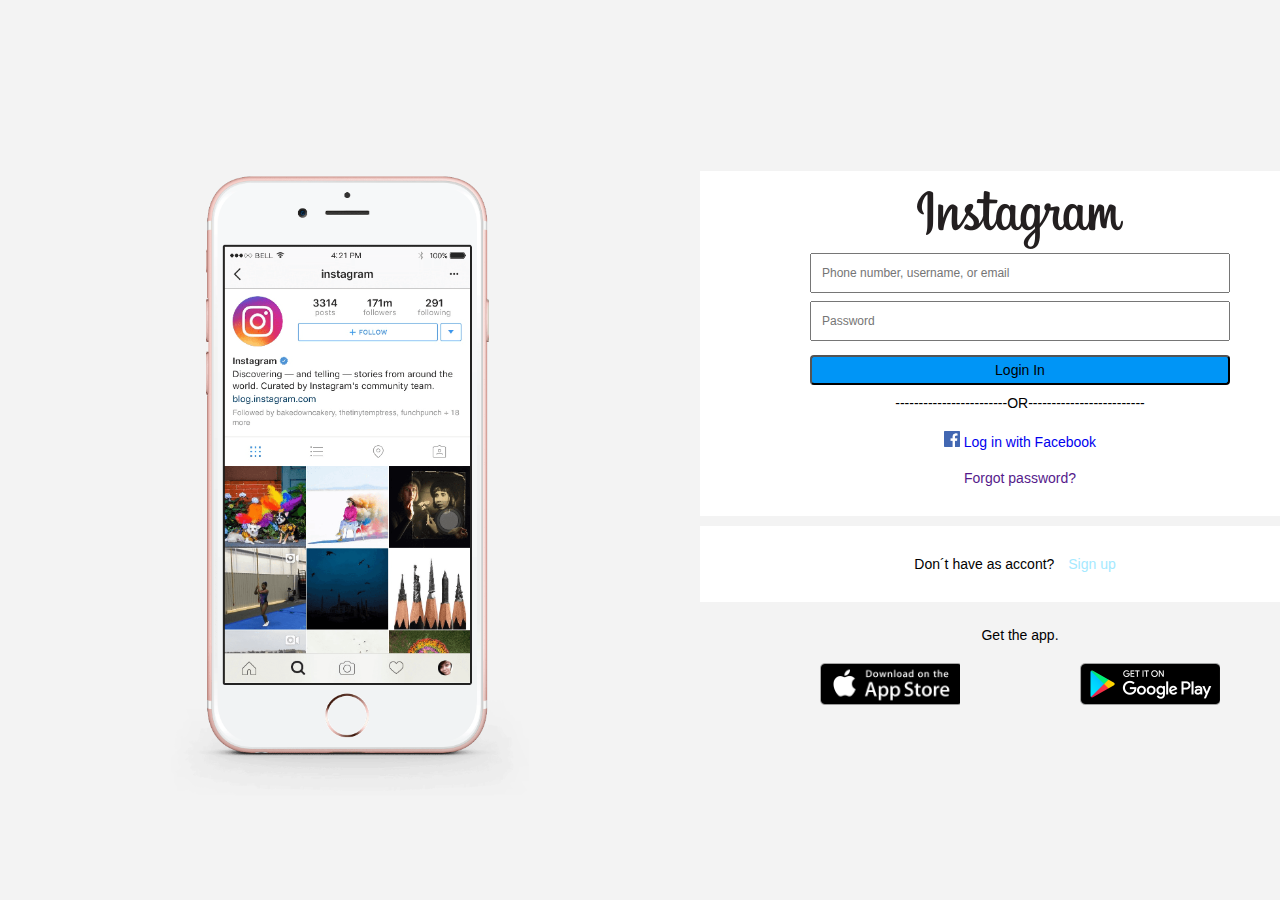
<file: index.html>
<!DOCTYPE html>
<html lang="pt-br">

<head>
    <meta charset="UTF-8">
    <meta http-equiv="X-UA-Compatible" content="IE=edge">
    <meta name="viewport" content="width=device-width, initial-scale=1.0">
    <title>Instagram/Login/Wilian.Tavares</title>
    <link rel="stylesheet" href="estilo.css">
    <link rel="shortcut icon" href="img/instagram-logo.jpg">

</head>

<body>
    <div class="container">
        <div class="celular">
            <img src="img/instagram-celular.png" alt="">
        </div>

        <div class="login">

            <div class="group">
                <img src="img/instagram-logo.png" alt="">

                <input type="text" placeholder="Phone number, username, or email">
                <input type="password" placeholder="Password">
                <button class='botao-login'>Login In</button>

                <p>------------------------OR-------------------------</p>


                <a href="#">
                    <img src="img/facebook-logo.png" width="16" alt="">
                    Log in with Facebook
                </a>
                <a href="">Forgot password?</a>
            </div>


            <div class="group">
                <p>Don´t have as accont?
                    <a href="">Sign up</a>
                </p>
            </div>

            <div class="get-app">
                <p>
                    Get the app.
                </p>
                <div class="download">
                    <a href="" class='app-download'></a>
                    <a href="" class='app-download'></a>
                </div>
            </div>

        </div>
    </div>
</body>

</html>
</file>
<file: estilo.css>
* {
    padding: 0;
    margin: 0;
    box-sizing: border-box;
    text-decoration: none;
    font-family: sans-serif;
    font-size: 14px;
}

body {
    display: flex;
    justify-content: center;

    width: 100%;
    min-height: 100vh;
    background-color: rgb(243, 243, 243);

    margin: 0;
    padding: 0;
}
.container {
    display: flex;
    align-items: center;

    width: 40%; /* largura */
    height: 100vh; /* altura */
}

.celular {
    display: flex;
    justify-content: center;
    width: 50% ;
}
.celular img {
    height: 50rem;
}

.login {
    display: flex;
    flex-direction: column;
    justify-content: center;

    align-items: center;
    width: 50%;
}
.group {
    display: flex;
    flex-direction: column;
    align-items: center; /*Horizontal*/

    padding: 20px;
    margin: 5px;
    width: 100% ;
    background: white;
}
.group input {
    margin: 4px;
    padding: 10px;

    width: 70%;
    height: 40px;
    font-size: 12px;
}
.group .botao-login {
    width: 70%;
    height: 30px;
    margin-top: 10px;

    border-radius: 4px;
    background-color: #0095F6;
}

.group a:nth-child(1) {
    color: #A5E9FF;
}


.get-app {
    margin: 10px;
    text-align: center;
    width: 100%;
}

.download {
    display: flex;
    justify-content: space-evenly;
    margin: 10px;
}

.app-download {
    width: 10rem;
    height: 3rem;
    background-size: cover;
}

.app-download:nth-child(1) {
    background-image: url(img/apple-button.png);
}
.app-download:nth-child(2) {
    background-image: url(img/googleplay-button.png);
}

p,a {
    margin: 10px;
}

@media (max-width: 1600px) {
    .container {
        width: 100%;
    }
    .celular {
        width: 100%;
    }
    
    .login {
        min-width: 50%;
    }
}
@media(max-width: 768px) {
    .celular {
        width: 50%;
    }
    .login {
        min-width: 50%;
    }
}

@media(max-width: 540px) {
    .celular {
        display: none;
    }
    .login {
        width: 100%;
    }
}
</file>
